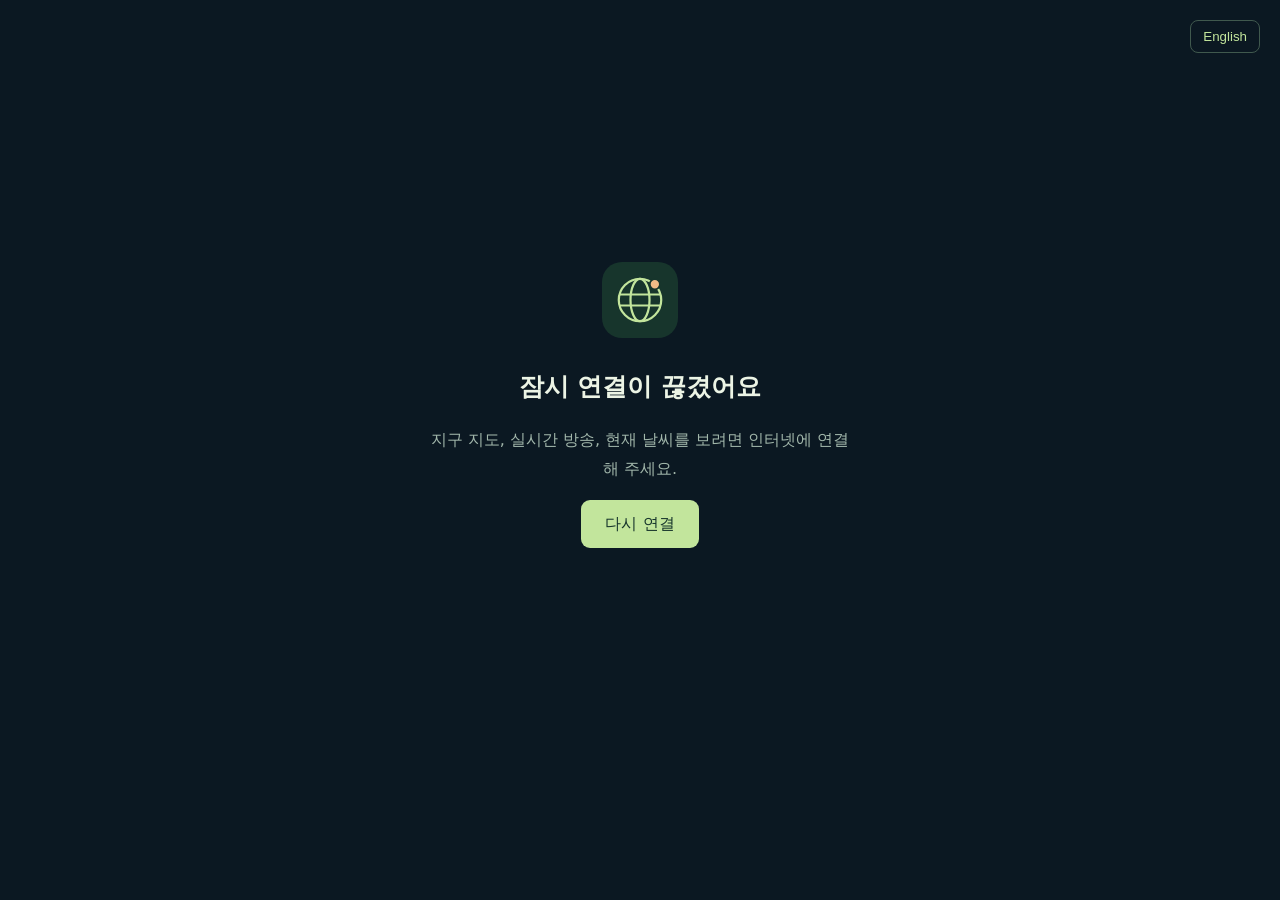
<file: site/offline.html>
<!doctype html><html lang="ko"><head><meta charset="utf-8"><meta name="viewport" content="width=device-width,initial-scale=1"><meta name="theme-color" content="#0b1822"><title>Earthtrip · 오프라인</title><style>body{background:#0b1822;color:#ecf4e5;font:16px/1.8 system-ui,sans-serif;min-height:90vh;display:grid;place-items:center;margin:0}main{text-align:center;padding:30px;max-width:420px}img{width:76px;border-radius:20px}h1{font-size:25px}p{color:#a1b6aa}a{display:inline-block;padding:10px 24px;background:#c2e59c;color:#17352c;border-radius:9px;text-decoration:none}button{position:absolute;top:20px;right:20px;color:#c2e59c;background:none;border:1px solid #40594e;border-radius:8px;padding:8px 12px}</style></head><body><button id="language">English</button><main><img src="./icon.svg" alt="Earthtrip"><h1 id="title">잠시 연결이 끊겼어요</h1><p id="description">지구 지도, 실시간 방송, 현재 날씨를 보려면 인터넷에 연결해 주세요.</p><a href="./" id="retry">다시 연결</a></main><script>let language='ko';try{language=localStorage.getItem('earthtrip-language')||'ko'}catch{}function render(){const english=language==='en';document.documentElement.lang=language;document.getElementById('title').textContent=english?'You are offline':'잠시 연결이 끊겼어요';document.getElementById('description').textContent=english?'Connect to the internet to explore the globe, live streams and current weather.':'지구 지도, 실시간 방송, 현재 날씨를 보려면 인터넷에 연결해 주세요.';document.getElementById('retry').textContent=english?'Reconnect':'다시 연결';document.getElementById('language').textContent=english?'한국어':'English'}document.getElementById('language').onclick=()=>{language=language==='ko'?'en':'ko';render()};render()</script></body></html>
</file>
